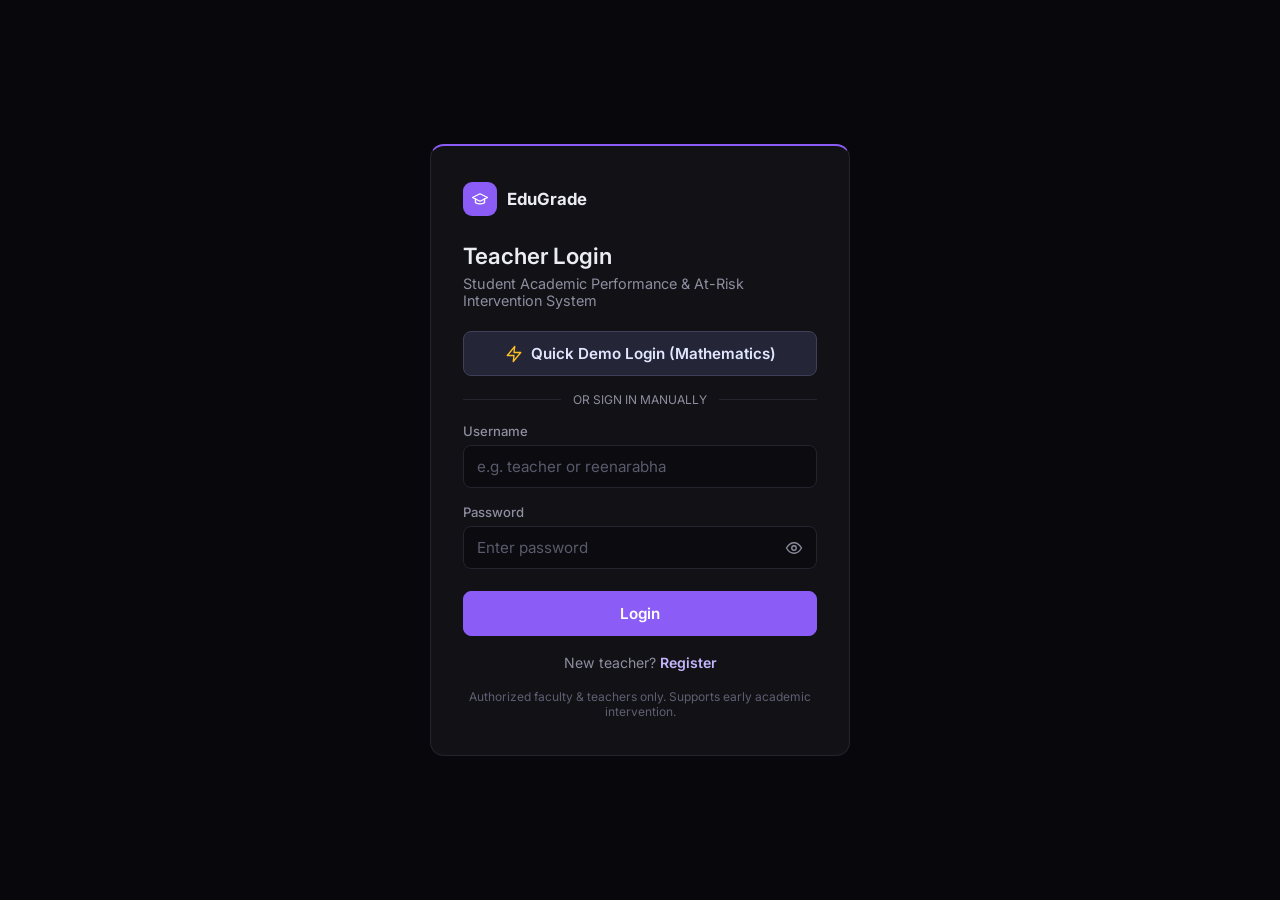
<file: frontend/index.html>
<!DOCTYPE html>
<html lang="en">
<head>
  <meta charset="UTF-8">
  <meta name="viewport" content="width=device-width, initial-scale=1.0">
  <title>EduGrade | Student Performance & At-Risk Intervention</title>
  <script>
    if (!sessionStorage.getItem("edugrade_auth") || !sessionStorage.getItem("edugrade_subject")) {
      location.replace("login.html");
    }
  </script>
  <link rel="stylesheet" href="style.css">
  <script src="https://cdn.plot.ly/plotly-2.35.2.min.js"></script>
</head>
<body>
  <!-- SVG Icons -->
  <svg width="0" height="0" style="position:absolute" aria-hidden="true">
    <defs>
      <symbol id="i-cap" viewBox="0 0 24 24"><path d="M22 10 12 5 2 10l10 5 10-5z"/><path d="M6 12v5c3 2 9 2 12 0v-5"/></symbol>
      <symbol id="i-user" viewBox="0 0 24 24"><circle cx="12" cy="8" r="4"/><path d="M4 21v-1a6 6 0 0 1 6-6h4a6 6 0 0 1 6 6v1"/></symbol>
      <symbol id="i-users" viewBox="0 0 24 24"><circle cx="9" cy="8" r="4"/><path d="M2 21v-1a6 6 0 0 1 6-6h2a6 6 0 0 1 6 6v1"/><path d="M16 4a4 4 0 0 1 0 8M22 21v-1a6 6 0 0 0-4-5.6"/></symbol>
      <symbol id="i-logout" viewBox="0 0 24 24"><path d="M9 21H5a2 2 0 0 1-2-2V5a2 2 0 0 1 2-2h4"/><path d="m16 17 5-5-5-5"/><path d="M21 12H9"/></symbol>
      <symbol id="i-plus" viewBox="0 0 24 24"><path d="M12 5v14M5 12h14"/></symbol>
      <symbol id="i-edit" viewBox="0 0 24 24"><path d="M12 20h9"/><path d="M16.5 3.5a2.1 2.1 0 0 1 3 3L7 19l-4 1 1-4Z"/></symbol>
      <symbol id="i-trash" viewBox="0 0 24 24"><path d="M3 6h18"/><path d="M8 6V4h8v2"/><path d="M19 6l-1 14H6L5 6"/></symbol>
      <symbol id="i-target" viewBox="0 0 24 24"><circle cx="12" cy="12" r="9"/><circle cx="12" cy="12" r="4"/></symbol>
      <symbol id="i-alert" viewBox="0 0 24 24"><path d="M10.3 3.9 1.8 18a2 2 0 0 0 1.7 3h17a2 2 0 0 0 1.7-3L13.7 3.9a2 2 0 0 0-3.4 0z"/><path d="M12 9v4M12 17h.01"/></symbol>
      <symbol id="i-save" viewBox="0 0 24 24"><path d="M19 21H5a2 2 0 0 1-2-2V5a2 2 0 0 1 2-2h11l5 5v11a2 2 0 0 1-2 2z"/><path d="M17 21v-8H7v8M7 3v5h8"/></symbol>
      <symbol id="i-x" viewBox="0 0 24 24"><path d="M18 6 6 18M6 6l12 12"/></symbol>
      <symbol id="i-settings" viewBox="0 0 24 24"><circle cx="12" cy="12" r="3"/><path d="M19.4 15a1.65 1.65 0 0 0 .33 1.82l.06.06a2 2 0 0 1 0 2.83 2 2 0 0 1-2.83 0l-.06-.06a1.65 1.65 0 0 0-1.82-.33 1.65 1.65 0 0 0-1 1.51V21a2 2 0 0 1-2 2 2 2 0 0 1-2-2v-.09A1.65 1.65 0 0 0 9 19.4a1.65 1.65 0 0 0-1.82.33l-.06.06a2 2 0 0 1-2.83 0 2 2 0 0 1 0-2.83l.06-.06a1.65 1.65 0 0 0 .33-1.82 1.65 1.65 0 0 0-1.51-1H3a2 2 0 0 1-2-2 2 2 0 0 1 2-2h.09A1.65 1.65 0 0 0 4.6 9a1.65 1.65 0 0 0-.33-1.82l-.06-.06a2 2 0 0 1 0-2.83 2 2 0 0 1 2.83 0l.06.06a1.65 1.65 0 0 0 1.82.33H9a1.65 1.65 0 0 0 1-1.51V3a2 2 0 0 1 2-2 2 2 0 0 1 2 2v.09a1.65 1.65 0 0 0 1 1.51 1.65 1.65 0 0 0 1.82-.33l.06-.06a2 2 0 0 1 2.83 0 2 2 0 0 1 0 2.83l-.06.06a1.65 1.65 0 0 0-.33 1.82V9a1.65 1.65 0 0 0 1.51 1H21a2 2 0 0 1 2 2 2 2 0 0 1-2 2h-.09a1.65 1.65 0 0 0-1.51 1z"/></symbol>
      <symbol id="i-chart" viewBox="0 0 24 24"><line x1="18" y1="20" x2="18" y2="10"/><line x1="12" y1="20" x2="12" y2="4"/><line x1="6" y1="20" x2="6" y2="14"/></symbol>
      <symbol id="i-bolt" viewBox="0 0 24 24"><polygon points="13 2 3 14 12 14 11 22 21 10 12 10 13 2"/></symbol>
      <symbol id="i-check" viewBox="0 0 24 24"><polyline points="20 6 9 17 4 12"/></symbol>
    </defs>
  </svg>

  <!-- Top Navigation Header -->
  <header class="topbar">
    <div class="brand">
      <span class="brand-icon"><svg class="ic"><use href="#i-cap"/></svg></span>
      <div>
        <span class="brand-name">EduGrade</span>
        <span class="brand-tag">Group L</span>
      </div>
    </div>
    <div class="userbar">
      <!-- API Connection Status Badge & Settings Trigger -->
      <button id="apiStatusBtn" class="chip chip-clickable" title="Click to configure backend API URL">
        <span id="apiStatusDot" class="status-dot checking"></span>
        <span id="apiStatusText">Checking API...</span>
        <svg class="ic" style="width:14px;height:14px;"><use href="#i-settings"/></svg>
      </button>

      <!-- ML Model Info Modal Trigger -->
      <button id="openModelModalBtn" class="chip chip-clickable" title="View Model Comparison & Evaluation">
        <svg class="ic"><use href="#i-chart"/></svg>
        <span>Model Evaluation</span>
      </button>

      <!-- Current Teacher Info -->
      <span class="chip">
        <svg class="ic"><use href="#i-user"/></svg>
        <span id="teacherName">Teacher</span>
      </span>

      <!-- Logout -->
      <button id="logoutBtn" class="btn btn-ghost btn-sm" title="Sign out">
        <svg class="ic"><use href="#i-logout"/></svg>
        Logout
      </button>
    </div>
  </header>

  <!-- Main Container -->
  <div class="container">

    <div class="page-head">
      <div>
        <h1>Dashboard</h1>
        <p id="heroSub">Student Academic Performance &amp; At-Risk Intervention System</p>
      </div>
      <div>
        <span class="pill pill-grade" id="activeSubjectBadge">Mathematics Subject</span>
      </div>
    </div>

    <!-- Overview Metrics Cards -->
    <section class="metrics">
      <div class="metric">
        <div class="metric-top">
          <span>Total Students</span>
          <svg class="ic"><use href="#i-users"/></svg>
        </div>
        <h2 id="totalStudents">0</h2>
        <div class="metric-sub">In current subject cohort</div>
      </div>

      <div class="metric">
        <div class="metric-top">
          <span>Predicted Grade Band</span>
          <svg class="ic"><use href="#i-target"/></svg>
        </div>
        <h2 id="metricGrade">Awaiting</h2>
        <div class="metric-sub">0-9 Low | 10-13 Avg | 14-16 Good | 17-20 Exc</div>
      </div>

      <div class="metric">
        <div class="metric-top">
          <span>Academic Risk Level</span>
          <svg class="ic"><use href="#i-alert"/></svg>
        </div>
        <h2 id="metricRisk">Awaiting</h2>
        <div class="metric-sub" id="metricRiskSub">Decision-support signal</div>
      </div>

      <div class="metric">
        <div class="metric-top">
          <span>Serving Model</span>
          <svg class="ic"><use href="#i-bolt"/></svg>
        </div>
        <h2 id="metricEngine" style="font-size:20px;margin-top:4px;">Linear SVC</h2>
        <div class="metric-sub" id="metricEngineSub">FastAPI Microservice</div>
      </div>
    </section>

    <!-- Toolbar: Actions & Student Selector -->
    <div class="toolbar">
      <button id="addBtn" class="btn"><svg class="ic"><use href="#i-plus"/></svg>Add Student</button>
      
      <select id="studentSelect" class="select-student">
        <option value="">Select a student...</option>
      </select>

      <button id="predictBtn" class="btn"><svg class="ic"><use href="#i-target"/></svg>Run Prediction</button>
      <button id="editBtn" class="btn btn-ghost"><svg class="ic"><use href="#i-edit"/></svg>Edit</button>
      <button id="deleteBtn" class="btn btn-ghost btn-danger"><svg class="ic"><use href="#i-trash"/></svg>Delete</button>

      <div style="flex:1;"></div>

      <button id="loadSamplesBtn" class="btn btn-secondary btn-sm" title="Populate cohort with curated UCI Mathematics student records">
        <svg class="ic"><use href="#i-bolt"/></svg>Load Sample Students
      </button>
    </div>

    <!-- Student Performance & Factor Comparison Section -->
    <h3 class="section-title">
      <span>Student Performance &amp; Factor Comparison</span>
      <span class="muted" style="font-size:13px; font-weight:normal;">PRD FR-09 Requirement</span>
    </h3>
    <div class="panel">
      <div id="chartMsg" class="muted" style="text-align:center; padding:30px 0;">
        <svg class="ic" style="width:36px; height:36px; margin-bottom:8px; opacity:0.6;"><use href="#i-users"/></svg>
        <p>Select a student from the dropdown above or click <b>"Load Sample Students"</b> to view academic indicators and performance charts.</p>
      </div>

      <div id="perfBox" class="hidden">
        <div class="perf-head">
          <div>
            <div id="perfName" class="perf-name">Student Name</div>
            <div id="perfId" class="muted">Student ID: ---</div>
          </div>
          <div id="perfTrend" class="trend">Trend</div>
        </div>

        <!-- 4 Key Stat Badges -->
        <div id="statRow" class="stat-row"></div>

        <!-- 2 Visual Charts: Grade Trajectory & Factor Analysis -->
        <div class="charts-grid">
          <div class="chart-box">
            <div class="chart-title">Term Grade Trajectory &amp; Reference Bands</div>
            <div id="chartGrades"></div>
          </div>
          <div class="chart-box">
            <div class="chart-title">Academic &amp; Behavioral Risk Factors vs Benchmarks</div>
            <div id="chartFactors"></div>
          </div>
        </div>
      </div>
    </div>

    <!-- Recent Prediction & Teacher Recommendation Section -->
    <h3 class="section-title">
      <span>Prediction Outcome &amp; Educator Action Plan</span>
      <span class="muted" style="font-size:13px; font-weight:normal;">PRD FR-08 Requirement</span>
    </h3>
    <div class="panel" id="recent">
      <span class="muted">Select a student and click <b>Run Prediction</b> to evaluate academic risk and projected grade band.</span>
    </div>

    <!-- How Risk Is Decided (Explainable Rule Framework) -->
    <h3 class="section-title">
      <span>Explainable Risk Evaluation Framework</span>
      <span class="muted" style="font-size:13px; font-weight:normal;">Documented Risk Rule</span>
    </h3>
    <div class="panel">
      <p class="muted" style="font-size:14px; margin-bottom:12px;">
        EduGrade synthesizes term progression, past academic setbacks, attendance continuity, and machine learning outputs. 
        Rules are evaluated hierarchically (High &rarr; Medium &rarr; Low):
      </p>

      <div class="risk-grid">
        <div class="risk-card" id="rc-High">
          <span class="pill pill-high">High Risk</span>
          <h4>Immediate Intervention Needed</h4>
          <ul>
            <li>Average term marks below passing threshold (&lt; 10/20)</li>
            <li>Two or more past course failures</li>
            <li>Predicted final grade band is <b>Low</b> (0–9)</li>
          </ul>
        </div>

        <div class="risk-card" id="rc-Medium">
          <span class="pill pill-medium">Medium Risk</span>
          <h4>Proactive Monitoring &amp; Support</h4>
          <ul>
            <li>Average term marks below target threshold (&lt; 14/20)</li>
            <li>Excessive absenteeism (&gt; 15 missed classes)</li>
            <li>Predicted final grade band is <b>Average</b> (10–13)</li>
          </ul>
        </div>

        <div class="risk-card" id="rc-Low">
          <span class="pill pill-low">Low Risk</span>
          <h4>Stable Academic Trajectory</h4>
          <ul>
            <li>Satisfies all coursework and attendance baselines</li>
            <li>Predicted final grade band is <b>Good</b> or <b>Excellent</b></li>
            <li>Zero or minimal risk flags</li>
          </ul>
        </div>
      </div>

      <p class="muted note"><b>Responsible Use Notice:</b> EduGrade predictions serve solely as decision-support indicators for educators and mentors. Predictions must never replace teacher judgment or be used for punitive decisions.</p>
    </div>

  </div>

  <!-- MODAL 1: Student Information Intake Form (FR-07) -->
  <div id="modal" class="modal hidden">
    <form id="studentForm" class="modal-card">
      <div style="display:flex; justify-content:space-between; align-items:center; margin-bottom:18px;">
        <h2 id="formTitle">Student Information Intake</h2>
        <button type="button" id="closeFormX" class="btn btn-ghost btn-sm" style="border:none;"><svg class="ic"><use href="#i-x"/></svg></button>
      </div>

      <div class="grid">
        <div>
          <label for="sid">Student ID</label>
          <input type="text" id="sid" maxlength="20" placeholder="e.g. S001" required>
        </div>
        <div>
          <label for="label">Student Name</label>
          <input type="text" id="label" maxlength="40" placeholder="e.g. Rahul Sharma" required>
        </div>
        <div>
          <label for="age">Student Age (15–22)</label>
          <input type="number" id="age" min="15" max="22" value="17" required>
        </div>
        <div>
          <label for="studytime">Weekly Study Time</label>
          <select id="studytime">
            <option value="1">1 - Less than 2 hours</option>
            <option value="2" selected>2 - 2 to 5 hours</option>
            <option value="3">3 - 5 to 10 hours</option>
            <option value="4">4 - More than 10 hours</option>
          </select>
        </div>
        <div>
          <label for="failures">Past Course Failures (0–4)</label>
          <select id="failures">
            <option value="0" selected>0 failures</option>
            <option value="1">1 failure</option>
            <option value="2">2 failures</option>
            <option value="3">3 failures</option>
            <option value="4">4 failures</option>
          </select>
        </div>
        <div>
          <label for="absences">Absences Count (0–93)</label>
          <input type="number" id="absences" min="0" max="93" value="4" required>
        </div>
        <div>
          <label for="schoolsup">Extra Educational School Support</label>
          <select id="schoolsup">
            <option value="0" selected>No (0)</option>
            <option value="1">Yes (1)</option>
          </select>
        </div>
        <div>
          <label for="famsup">Family Educational Support</label>
          <select id="famsup">
            <option value="0">No (0)</option>
            <option value="1" selected>Yes (1)</option>
          </select>
        </div>
        <div>
          <label for="paid">Extra Paid Classes</label>
          <select id="paid">
            <option value="0" selected>No (0)</option>
            <option value="1">Yes (1)</option>
          </select>
        </div>
        <div>
          <label for="activities">Extra-Curricular Activities</label>
          <select id="activities">
            <option value="0" selected>No (0)</option>
            <option value="1">Yes (1)</option>
          </select>
        </div>
        <div>
          <label for="internet">Home Internet Access</label>
          <select id="internet">
            <option value="0">No (0)</option>
            <option value="1" selected>Yes (1)</option>
          </select>
        </div>
        <div>
          <label for="higher">Plans for Higher Education</label>
          <select id="higher">
            <option value="0">No (0)</option>
            <option value="1" selected>Yes (1)</option>
          </select>
        </div>
        <div>
          <label for="Medu">Mother's Education (0–4)</label>
          <select id="Medu">
            <option value="0">0 - None</option>
            <option value="1">1 - Primary Education (4th grade)</option>
            <option value="2" selected>2 - 5th to 9th grade</option>
            <option value="3">3 - Secondary Education</option>
            <option value="4">4 - Higher Education</option>
          </select>
        </div>
        <div>
          <label for="Fedu">Father's Education (0–4)</label>
          <select id="Fedu">
            <option value="0">0 - None</option>
            <option value="1">1 - Primary Education (4th grade)</option>
            <option value="2" selected>2 - 5th to 9th grade</option>
            <option value="3">3 - Secondary Education</option>
            <option value="4">4 - Higher Education</option>
          </select>
        </div>
        <div>
          <label for="First_Term">First Term Grade (First_Term: 0–20)</label>
          <input type="number" id="First_Term" min="0" max="20" value="12" required>
        </div>
        <div>
          <label for="Second_Term">Second Term Grade (Second_Term: 0–20)</label>
          <input type="number" id="Second_Term" min="0" max="20" value="12" required>
        </div>
      </div>

      <div class="form-actions">
        <button type="submit" class="btn"><svg class="ic"><use href="#i-save"/></svg>Save Student Profile</button>
        <button type="button" id="cancelBtn" class="btn btn-ghost"><svg class="ic"><use href="#i-x"/></svg>Cancel</button>
      </div>
    </form>
  </div>

  <!-- MODAL 2: Backend API Configuration (for Render & Vercel deployment) -->
  <div id="apiModal" class="modal hidden">
    <div class="modal-card" style="max-width:540px;">
      <div style="display:flex; justify-content:space-between; align-items:center; margin-bottom:18px;">
        <h2>Backend API Settings</h2>
        <button type="button" id="closeApiModalX" class="btn btn-ghost btn-sm" style="border:none;"><svg class="ic"><use href="#i-x"/></svg></button>
      </div>

      <p class="muted" style="font-size:13px; margin-bottom:16px;">
        When deployed on <b>Vercel</b>, enter your <b>Render</b> service URL below. If testing locally, use <code style="color:var(--soft);">http://127.0.0.1:8000</code>.
      </p>

      <div style="margin-bottom:16px;">
        <label for="apiUrlInput">Backend Base URL</label>
        <input type="url" id="apiUrlInput" placeholder="https://edugrade-backend.onrender.com" required>
      </div>

      <div id="apiTestResult" style="padding:10px 14px; border-radius:8px; font-size:13px; margin-bottom:16px;" class="hidden"></div>

      <div style="display:flex; gap:10px;">
        <button type="button" id="testApiBtn" class="btn btn-secondary">
          <svg class="ic"><use href="#i-bolt"/></svg>Test Connection
        </button>
        <button type="button" id="saveApiBtn" class="btn">
          <svg class="ic"><use href="#i-check"/></svg>Save URL
        </button>
      </div>
    </div>
  </div>

  <!-- MODAL 3: Model Performance & PRD Evaluation Metrics (FR-05) -->
  <div id="modelModal" class="modal hidden">
    <div class="modal-card" style="max-width:760px;">
      <div style="display:flex; justify-content:space-between; align-items:center; margin-bottom:18px;">
        <h2>Model Evaluation &amp; Comparison</h2>
        <button type="button" id="closeModelModalX" class="btn btn-ghost btn-sm" style="border:none;"><svg class="ic"><use href="#i-x"/></svg></button>
      </div>

      <p class="muted" style="font-size:14px; margin-bottom:14px;">
        Evaluated on held-out test split of the UCI Student Performance (Mathematics) subject dataset (79 test instances) complying with PRD Objectives O2 &amp; O3:
      </p>

      <table class="eval-table">
        <thead>
          <tr>
            <th>Model Architecture</th>
            <th>Accuracy</th>
            <th>Macro Precision</th>
            <th>Macro Recall</th>
            <th>Macro F1</th>
            <th>Low-Grade Recall</th>
          </tr>
        </thead>
        <tbody>
          <tr class="highlight">
            <td><b>Linear SVC (Selected Model)</b></td>
            <td>83.5%</td>
            <td>80.5%</td>
            <td>79.4%</td>
            <td>79.4%</td>
            <td>92.3%</td>
          </tr>
          <tr>
            <td>RBF SVC</td>
            <td>74.7%</td>
            <td>56.4%</td>
            <td>60.2%</td>
            <td>57.3%</td>
            <td>69.2%</td>
          </tr>
          <tr>
            <td>Weighted KNN (k=5, distance)</td>
            <td>54.4%</td>
            <td>41.7%</td>
            <td>41.6%</td>
            <td>40.8%</td>
            <td>50.0%</td>
          </tr>
          <tr>
            <td>Baseline (Dummy Classifier)</td>
            <td>41.8%</td>
            <td>10.4%</td>
            <td>25.0%</td>
            <td>14.7%</td>
            <td>0.0%</td>
          </tr>
        </tbody>
      </table>

      <div style="background:var(--bg); border:1px solid var(--line); border-radius:10px; padding:14px; margin-top:16px;">
        <h4 style="font-size:14px; color:var(--soft); margin-bottom:6px;">Model Selection Justification (PRD O3)</h4>
        <p class="muted" style="font-size:13px; line-height:1.6;">
          <b>Linear SVC</b> achieved the highest overall accuracy (83.5%) and macro precision (80.5%), while critically delivering <b>92.3% recall on the Low-grade band</b>. 
          For an educational at-risk intervention system, high Low-grade recall is vital to minimize false negatives and ensure struggling students receive timely academic mentoring.
        </p>
      </div>

      <div style="margin-top:20px; text-align:right;">
        <button type="button" id="closeModelModalBtn" class="btn btn-secondary">Close</button>
      </div>
    </div>
  </div>

  <script src="script.js"></script>
</body>
</html>
</file>
<file: frontend/style.css>
:root {
  --bg: #09090E;
  --card: #121218;
  --card-subtle: #171720;
  --line: #262634;
  --text: #F4F4F8;
  --muted: #9E9EAE;
  --accent: #8B5CF6;
  --accent-h: #7C3AED;
  --soft: #C4B5FD;
  --success: #10B981;
  --warning: #F59E0B;
  --danger: #EF4444;
}

* { box-sizing: border-box; margin: 0; padding: 0; }
body { background: var(--bg); color: var(--text); font-family: 'Inter', -apple-system, BlinkMacSystemFont, 'Segoe UI', Roboto, sans-serif; font-size: 15px; line-height: 1.5; }
.hidden { display: none !important; }
.ic { width: 18px; height: 18px; fill: none; stroke: currentColor; stroke-width: 2; stroke-linecap: round; stroke-linejoin: round; vertical-align: middle; }

/* Topbar */
.topbar { display: flex; justify-content: space-between; align-items: center; padding: 14px 28px; border-bottom: 1px solid var(--line); background: var(--card); position: sticky; top: 0; z-index: 50; }
.brand { display: flex; align-items: center; gap: 12px; }
.brand-icon { width: 38px; height: 38px; border-radius: 10px; background: linear-gradient(135deg, #8B5CF6, #6366F1); display: flex; align-items: center; justify-content: center; color: #fff; }
.brand-name { font-size: 20px; font-weight: 700; letter-spacing: -0.3px; }
.brand-tag { font-size: 12px; background: #26263A; color: var(--soft); padding: 2px 8px; border-radius: 6px; margin-left: 6px; }

.userbar { display: flex; align-items: center; gap: 10px; flex-wrap: wrap; }
.chip { display: inline-flex; align-items: center; gap: 8px; padding: 7px 14px; border: 1px solid var(--line); border-radius: 999px; color: var(--soft); font-size: 13px; background: var(--card-subtle); }
.chip-clickable { cursor: pointer; transition: all .2s; }
.chip-clickable:hover { border-color: var(--accent); background: #1C1C28; }

.status-dot { width: 8px; height: 8px; border-radius: 50%; display: inline-block; }
.status-dot.online { background: #10B981; box-shadow: 0 0 8px rgba(16,185,129,.6); }
.status-dot.offline { background: #EF4444; box-shadow: 0 0 8px rgba(239,68,68,.6); }
.status-dot.checking { background: #F59E0B; }

/* Container */
.container { max-width: 1160px; margin: 0 auto; padding: 28px 20px 60px; }
.page-head { display: flex; justify-content: space-between; align-items: flex-end; margin-bottom: 24px; flex-wrap: wrap; gap: 12px; }
.page-head h1 { font-size: 28px; font-weight: 700; }
.page-head p { color: var(--muted); margin-top: 4px; font-size: 14px; }

/* Metrics */
.metrics { display: grid; grid-template-columns: repeat(4, 1fr); gap: 16px; margin-bottom: 24px; }
.metric { background: var(--card); border: 1px solid var(--line); border-radius: 14px; padding: 18px 20px; transition: transform .15s; }
.metric-top { display: flex; justify-content: space-between; align-items: center; color: var(--muted); font-size: 13px; margin-bottom: 8px; font-weight: 500; }
.metric h2 { font-size: 26px; font-weight: 700; }
.metric-sub { font-size: 12px; color: var(--muted); margin-top: 4px; }

/* Toolbar */
.toolbar { display: flex; flex-wrap: wrap; gap: 10px; align-items: center; margin-bottom: 24px; background: var(--card); padding: 12px 16px; border-radius: 12px; border: 1px solid var(--line); }
.select-student { min-width: 240px; padding: 10px 14px; background: var(--bg); color: var(--text); border: 1px solid var(--line); border-radius: 8px; font-size: 14px; outline: none; }
.select-student:focus { border-color: var(--accent); }

/* Buttons */
.btn { display: inline-flex; align-items: center; gap: 8px; padding: 10px 16px; background: var(--accent); color: #fff; border: 1px solid var(--accent); border-radius: 8px; font-size: 14px; font-weight: 600; cursor: pointer; transition: all .15s; }
.btn:hover { background: var(--accent-h); }
.btn-ghost { background: transparent; color: var(--text); border-color: var(--line); }
.btn-ghost:hover { background: var(--card-subtle); border-color: var(--accent); }
.btn-danger { color: #FCA5A5; }
.btn-danger:hover { background: rgba(239,68,68,.1); border-color: #EF4444; }
.btn-sm { padding: 6px 12px; font-size: 13px; }
.btn-secondary { background: #222230; border-color: #333344; color: #E2E8F0; }
.btn-secondary:hover { background: #2A2A3C; border-color: var(--soft); }

/* Panels */
.section-title { margin: 28px 0 12px; font-size: 18px; font-weight: 600; display: flex; justify-content: space-between; align-items: center; }
.panel { background: var(--card); border: 1px solid var(--line); border-radius: 14px; padding: 22px; margin-bottom: 16px; }
.muted { color: var(--muted); }
.note { margin-top: 12px; font-size: 13px; color: var(--muted); }
.error-box { padding: 14px; border: 1px solid #EF4444; border-radius: 10px; background: rgba(239,68,68,.1); color: #FCA5A5; font-size: 14px; }

/* Pills */
.pill { display: inline-flex; align-items: center; gap: 6px; padding: 4px 12px; border-radius: 999px; font-size: 13px; font-weight: 600; border: 1px solid var(--line); }
.pill-low { color: #86EFAC; border-color: #166534; background: rgba(22,101,52,.2); }
.pill-medium { color: #FCD34D; border-color: #854D0E; background: rgba(133,77,14,.2); }
.pill-high { color: #FCA5A5; border-color: #991B1B; background: rgba(153,27,27,.2); }
.pill-grade { color: var(--soft); border-color: var(--accent); background: rgba(139,92,246,.15); }
.pill-info { color: #93C5FD; border-color: #1E40AF; background: rgba(30,64,175,.2); }

/* Performance view */
.perf-head { display: flex; justify-content: space-between; align-items: center; gap: 12px; flex-wrap: wrap; margin-bottom: 16px; }
.perf-name { font-size: 22px; font-weight: 700; }
.trend { padding: 6px 14px; border-radius: 999px; font-weight: 600; font-size: 13px; border: 1px solid var(--line); }
.trend-up { color: #86EFAC; border-color: #166534; background: rgba(22,101,52,.15); }
.trend-down { color: #FCA5A5; border-color: #991B1B; background: rgba(153,27,27,.15); }
.trend-same { color: var(--soft); border-color: var(--accent); }

.stat-row { display: grid; grid-template-columns: repeat(4, 1fr); gap: 12px; margin-bottom: 18px; }
.stat { background: var(--bg); border: 1px solid var(--line); border-radius: 10px; padding: 12px 14px; }
.stat span { display: block; color: var(--muted); font-size: 12px; }
.stat b { font-size: 19px; }

/* Charts Layout */
.charts-grid { display: grid; grid-template-columns: 1fr 1fr; gap: 16px; margin-top: 10px; }
.chart-box { background: var(--bg); border: 1px solid var(--line); border-radius: 12px; padding: 14px; }
.chart-title { font-size: 14px; font-weight: 600; color: #D1D5DB; margin-bottom: 6px; }

/* Risk cards */
.risk-grid { display: grid; grid-template-columns: repeat(3, 1fr); gap: 14px; margin-top: 16px; }
.risk-card { background: var(--bg); border: 1px solid var(--line); border-radius: 12px; padding: 16px; transition: all .2s; }
.risk-card h4 { margin: 12px 0 8px; font-size: 16px; font-weight: 600; }
.risk-card ul { padding-left: 18px; color: var(--muted); line-height: 1.6; font-size: 13px; }
.risk-card.active { border-color: var(--accent); background: #18142A; box-shadow: 0 0 16px rgba(139,92,246,.2); }

/* Recommendation Box */
.rec-card { background: var(--bg); border: 1px solid var(--line); border-left: 4px solid var(--accent); border-radius: 10px; padding: 16px; margin-top: 14px; }
.rec-title { font-size: 14px; font-weight: 700; color: var(--soft); margin-bottom: 4px; display: flex; align-items: center; gap: 6px; }
.risk-factors-list { margin: 8px 0 12px 18px; font-size: 13px; color: #E2E8F0; }
.risk-factors-list li { margin-bottom: 4px; }

/* Modal */
.modal { position: fixed; inset: 0; background: rgba(0,0,0,.75); backdrop-filter: blur(4px); display: flex; align-items: center; justify-content: center; padding: 20px; z-index: 100; }
.modal-card { background: var(--card); border: 1px solid var(--line); border-radius: 16px; padding: 28px; width: 100%; max-width: 760px; max-height: 90vh; overflow-y: auto; box-shadow: 0 20px 40px rgba(0,0,0,.6); }
.modal-card h2 { margin-bottom: 18px; font-size: 20px; font-weight: 700; }
.grid { display: grid; grid-template-columns: 1fr 1fr; gap: 14px; }
label { display: block; margin-bottom: 5px; color: var(--muted); font-size: 13px; font-weight: 500; }
input, select { width: 100%; padding: 10px 12px; background: var(--bg); color: var(--text); border: 1px solid var(--line); border-radius: 8px; font-size: 14px; font-family: inherit; outline: none; }
input:focus, select:focus { border-color: var(--accent); }
.form-actions { display: flex; gap: 12px; margin-top: 24px; }

/* Comparison Table in Model Modal */
.eval-table { width: 100%; border-collapse: collapse; margin: 16px 0; font-size: 13px; }
.eval-table th, .eval-table td { padding: 10px 12px; text-align: left; border-bottom: 1px solid var(--line); }
.eval-table th { background: var(--bg); color: var(--muted); font-weight: 600; }
.eval-table tr.highlight { background: rgba(139,92,246,.12); font-weight: 600; color: var(--soft); }

@media(max-width: 860px) {
  .metrics { grid-template-columns: 1fr 1fr; }
  .charts-grid { grid-template-columns: 1fr; }
  .stat-row { grid-template-columns: 1fr 1fr; }
  .risk-grid { grid-template-columns: 1fr; }
}

@media(max-width: 600px) {
  .topbar { padding: 12px 16px; }
  .container { padding: 16px 12px; }
  .metrics, .grid { grid-template-columns: 1fr; }
  .toolbar { flex-direction: column; align-items: stretch; }
  .select-student { width: 100%; }
}
</file>
<file: frontend/login.css>
@import url('https://fonts.googleapis.com/css2?family=Inter:wght@400;500;600;700&display=swap');

:root {
  --bg: #08080C;
  --card: #111116;
  --card-2: #17171E;
  --line: #24242E;
  --input: #0B0B10;
  --text: #ECECF3;
  --muted: #8E8EA0;
  --accent: #8B5CF6;
  --accent-h: #7C3AED;
  --accent-soft: #C4B5FD;
}
* { box-sizing: border-box; margin: 0; padding: 0; }
body { font-family: 'Inter', sans-serif; background: var(--bg); color: var(--text); min-height: 100vh; }
.hidden { display: none !important; }
.ic { width: 18px; height: 18px; fill: none; stroke: currentColor; stroke-width: 1.8; stroke-linecap: round; stroke-linejoin: round; flex-shrink: 0; }

.login-wrap { min-height: 100vh; display: flex; align-items: center; justify-content: center; padding: 24px; }
.login-card {
  width: 100%; max-width: 420px; padding: 36px 32px;
  background: var(--card); border: 1px solid var(--line); border-top: 2px solid var(--accent); border-radius: 14px;
}
.brand { display: flex; align-items: center; gap: 10px; margin-bottom: 26px; }
.brand-icon {
  width: 34px; height: 34px; border-radius: 9px; background: var(--accent); color: #fff;
  display: inline-flex; align-items: center; justify-content: center;
}
.brand-name { font-weight: 700; font-size: 1.05rem; }
h1 { font-size: 1.4rem; font-weight: 600; }
.sub { color: var(--muted); font-size: 0.9rem; margin: 6px 0 8px; }

label { display: block; margin: 16px 0 6px; font-size: 0.82rem; font-weight: 500; color: var(--muted); }
input, select {
  width: 100%; padding: 11px 13px; border-radius: 8px;
  background: var(--input); color: var(--text); border: 1px solid var(--line);
  font-family: inherit; font-size: 0.95rem; outline: none; transition: border-color .15s;
}
input:focus, select:focus { border-color: var(--accent); }
input::placeholder { color: #5A5A6C; }

.pw-row { position: relative; }
.pw-row input { padding-right: 44px; }
.eye {
  position: absolute; right: 6px; top: 50%; transform: translateY(-50%);
  background: none; border: none; cursor: pointer; color: var(--muted);
  width: 34px; height: 34px; display: flex; align-items: center; justify-content: center; border-radius: 6px;
}
.eye:hover { color: var(--accent-soft); }

.login-error {
  margin-top: 16px; padding: 10px 12px; border-radius: 8px; font-size: 0.85rem;
  color: #F87171; background: rgba(239,68,68,0.08); border: 1px solid rgba(239,68,68,0.35);
}
.login-btn {
  width: 100%; margin-top: 22px; padding: 12px; border: 1px solid var(--accent); cursor: pointer;
  border-radius: 8px; color: #fff; background: var(--accent);
  font-family: inherit; font-weight: 600; font-size: 0.95rem; transition: background .15s;
}
.login-btn:hover { background: var(--accent-h); border-color: var(--accent-h); }
.switch { margin-top: 18px; text-align: center; font-size: 0.88rem; color: var(--muted); }
.switch a { color: var(--accent-soft); text-decoration: none; font-weight: 600; }
.switch a:hover { text-decoration: underline; }
.note { margin-top: 18px; text-align: center; font-size: 0.75rem; color: #5F5F72; }
</file>
